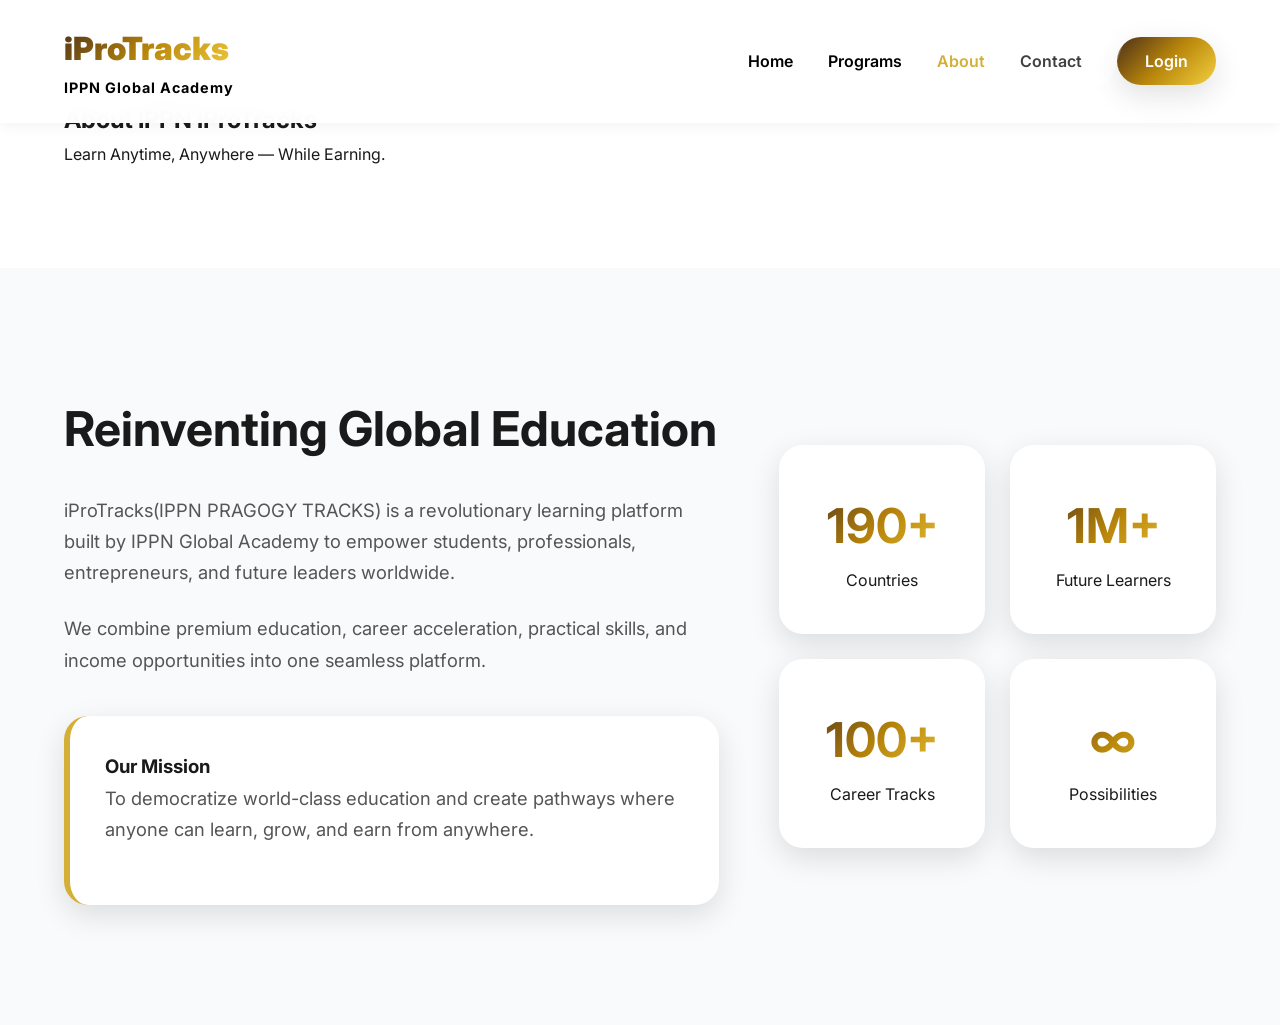
<file: about.html>
<!DOCTYPE html>
<html lang="en">
<head>
    <meta charset="UTF-8">
    <meta name="viewport" content="width=device-width, initial-scale=1.0">
    <title>About Us | IPPN iProTracks</title>
    <link rel="stylesheet" href="css/style.css">
    <link rel="stylesheet" href="https://cdnjs.cloudflare.com/ajax/libs/font-awesome/6.5.1/css/all.min.css">
</head>
<body>

    <nav class="navbar">
        <div class="container">
            <a href="index.html" class="logo">
                <span class="logo-main">iProTracks</span>
                <span class="logo-sub">IPPN Global Academy</span>
            </a>

            <ul class="nav-links">
                <li><a href="index.html">Home</a></li>
                <li><a href="programs.html">Programs</a></li>
                <li><a href="about.html" class="active">About</a></li>
                <li><a href="contact.html">Contact</a></li>
                <li><a href="login.html" class="btn-nav">Login</a></li>
            </ul>
        </div>
    </nav>

    <section class="page-hero">
        <div class="container">
            <h1>About IPPN iProTracks</h1>
            <p>Learn Anytime, Anywhere — While Earning.</p>
        </div>
    </section>

    <section class="about-section">
        <div class="container">
            <div class="about-grid">

                <div class="about-content">
                    <h2>Reinventing Global Education</h2>
                    <p>
                        iProTracks(IPPN PRAGOGY TRACKS) is a revolutionary learning platform built by
                        IPPN Global Academy to empower students, professionals,
                        entrepreneurs, and future leaders worldwide.
                    </p>

                    <p>
                        We combine premium education, career acceleration, practical
                        skills, and income opportunities into one seamless platform.
                    </p>

                    <div class="mission-box">
                        <h3>Our Mission</h3>
                        <p>
                            To democratize world-class education and create pathways
                            where anyone can learn, grow, and earn from anywhere.
                        </p>
                    </div>
                </div>

                <div class="about-stats">
                    <div class="stat-box">
                        <h3>190+</h3>
                        <p>Countries</p>
                    </div>

                    <div class="stat-box">
                        <h3>1M+</h3>
                        <p>Future Learners</p>
                    </div>

                    <div class="stat-box">
                        <h3>100+</h3>
                        <p>Career Tracks</p>
                    </div>

                    <div class="stat-box">
                        <h3>∞</h3>
                        <p>Possibilities</p>
                    </div>
                </div>

            </div>
        </div>
    </section>

</body>
</html>
</file>
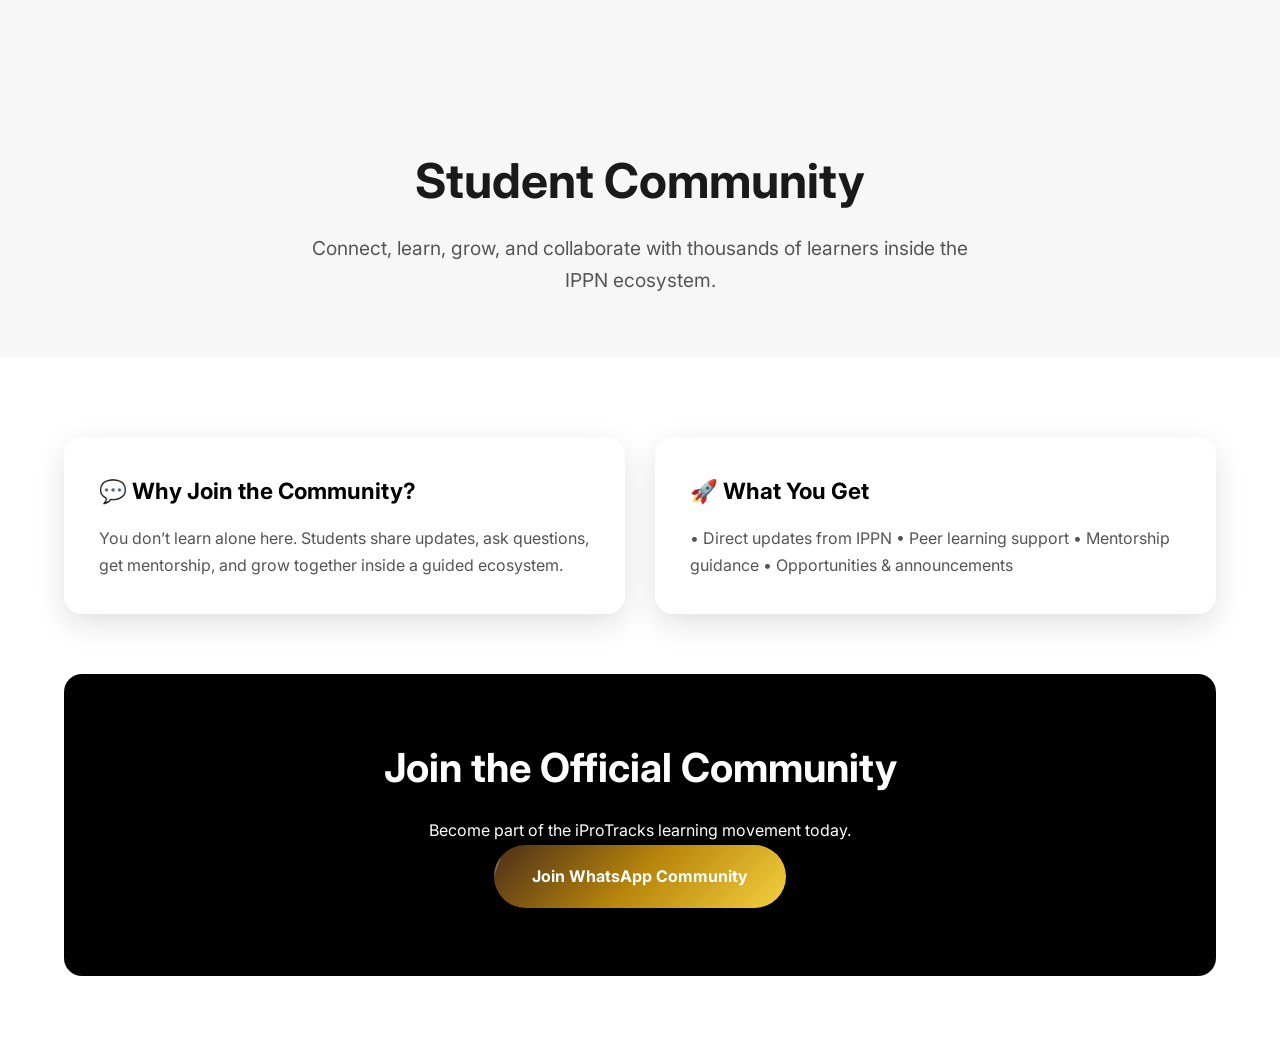
<file: community.html>
<!DOCTYPE html>
<html lang="en">
<head>
    <meta charset="UTF-8">
    <meta name="viewport" content="width=device-width, initial-scale=1.0">
    <title>Community | IPPN iProTracks</title>
    <link rel="stylesheet" href="css/style.css">
</head>
<body>

<div class="page-header">
    <h1>Student Community</h1>
    <p>Connect, learn, grow, and collaborate with thousands of learners inside the IPPN ecosystem.</p>
</div>

<section class="content-section container">

    <div class="grid-2">

        <div class="info-box">
            <h3>💬 Why Join the Community?</h3>
            <p>
                You don’t learn alone here. Students share updates, ask questions, get mentorship, and grow together inside a guided ecosystem.
            </p>
        </div>

        <div class="info-box">
            <h3>🚀 What You Get</h3>
            <p>
                • Direct updates from IPPN  
                • Peer learning support  
                • Mentorship guidance  
                • Opportunities & announcements
            </p>
        </div>

    </div>

    <div class="cta-box">
        <h2>Join the Official Community</h2>
        <p>Become part of the iProTracks learning movement today.</p>

        <a href="https://chat.whatsapp.com/H8URtF4dzNxFBZI203nctH" class="btn-primary">
            Join WhatsApp Community
        </a>
    </div>

</section>

</body>
</html>
</file>
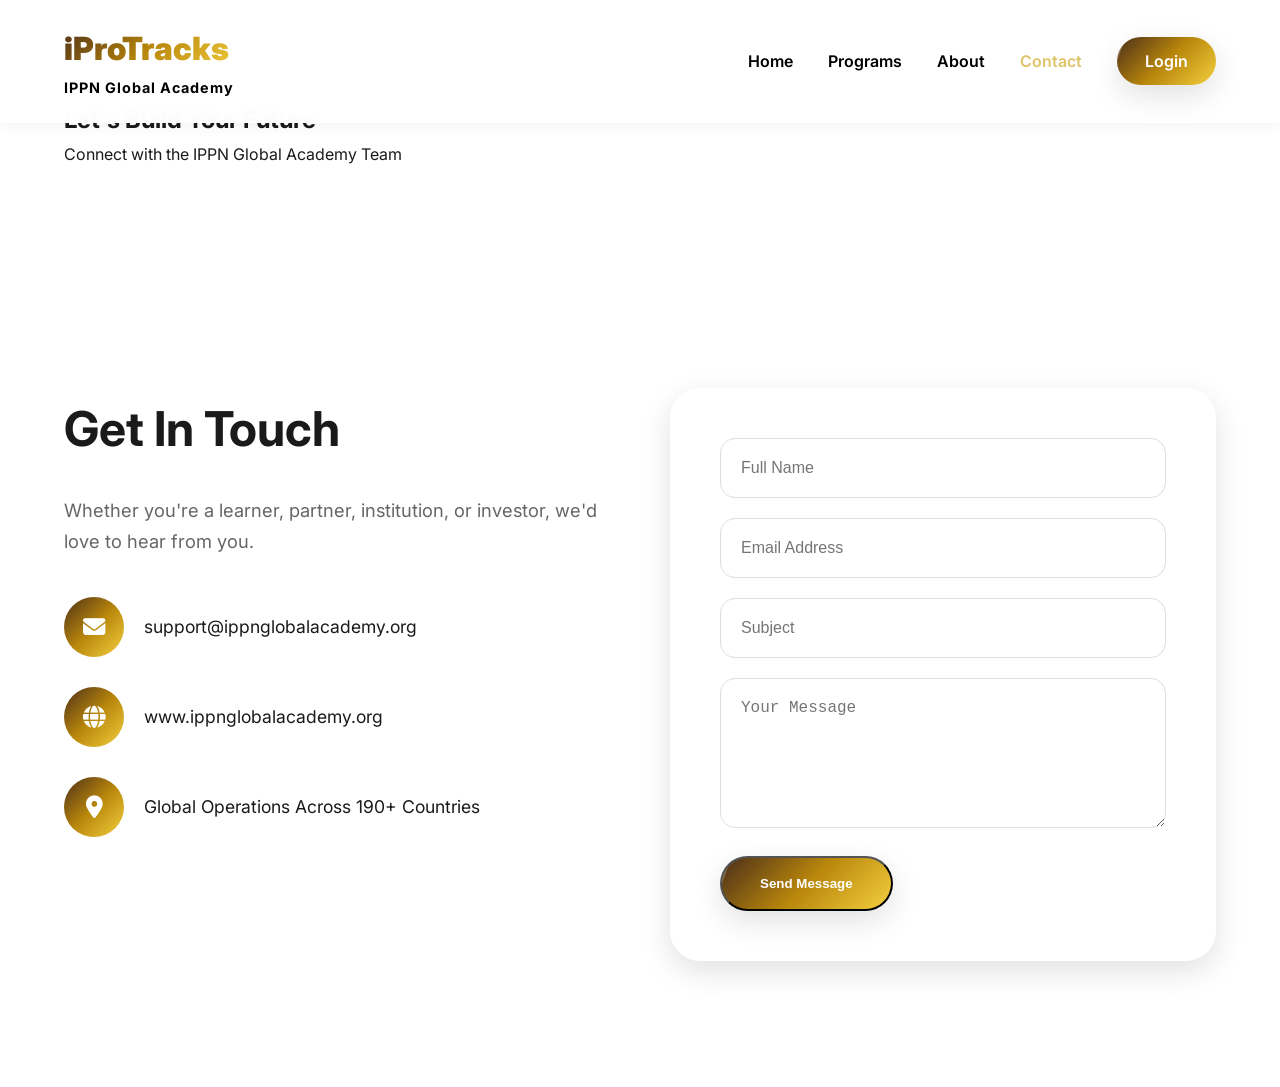
<file: contact.html>
<!DOCTYPE html>
<html lang="en">
<head>
    <meta charset="UTF-8">
    <meta name="viewport" content="width=device-width, initial-scale=1.0">
    <title>Contact Us | IPPN iProTracks</title>
    <link rel="stylesheet" href="css/style.css">
    <link rel="stylesheet" href="https://cdnjs.cloudflare.com/ajax/libs/font-awesome/6.5.1/css/all.min.css">
</head>
<body>

    <nav class="navbar">
        <div class="container">
            <a href="index.html" class="logo">
                <span class="logo-main">iProTracks</span>
                <span class="logo-sub">IPPN Global Academy</span>
            </a>

            <ul class="nav-links">
                <li><a href="index.html">Home</a></li>
                <li><a href="programs.html">Programs</a></li>
                <li><a href="about.html">About</a></li>
                <li><a href="contact.html" class="active">Contact</a></li>
                <li><a href="login.html" class="btn-nav">Login</a></li>
            </ul>
        </div>
    </nav>

    <section class="page-hero">
        <div class="container">
            <h1>Let's Build Your Future</h1>
            <p>Connect with the IPPN Global Academy Team</p>
        </div>
    </section>

    <section class="contact-section">
        <div class="container">
            <div class="contact-grid">

                <div class="contact-info">
                    <h2>Get In Touch</h2>
                    <p>
                        Whether you're a learner, partner, institution, or investor,
                        we'd love to hear from you.
                    </p>

                    <div class="contact-item">
                        <i class="fas fa-envelope"></i>
                        <span>support@ippnglobalacademy.org</span>
                    </div>

                    <div class="contact-item">
                        <i class="fas fa-globe"></i>
                        <span>www.ippnglobalacademy.org</span>
                    </div>

                    <div class="contact-item">
                        <i class="fas fa-location-dot"></i>
                        <span>Global Operations Across 190+ Countries</span>
                    </div>
                </div>

                <form class="contact-form">
                    <input type="text" placeholder="Full Name" required>
                    <input type="email" placeholder="Email Address" required>
                    <input type="text" placeholder="Subject" required>
                    <textarea rows="6" placeholder="Your Message" required></textarea>
                    <button type="submit" class="btn-primary">Send Message</button>
                </form>

            </div>
        </div>
    </section>

</body>
</html>
</file>
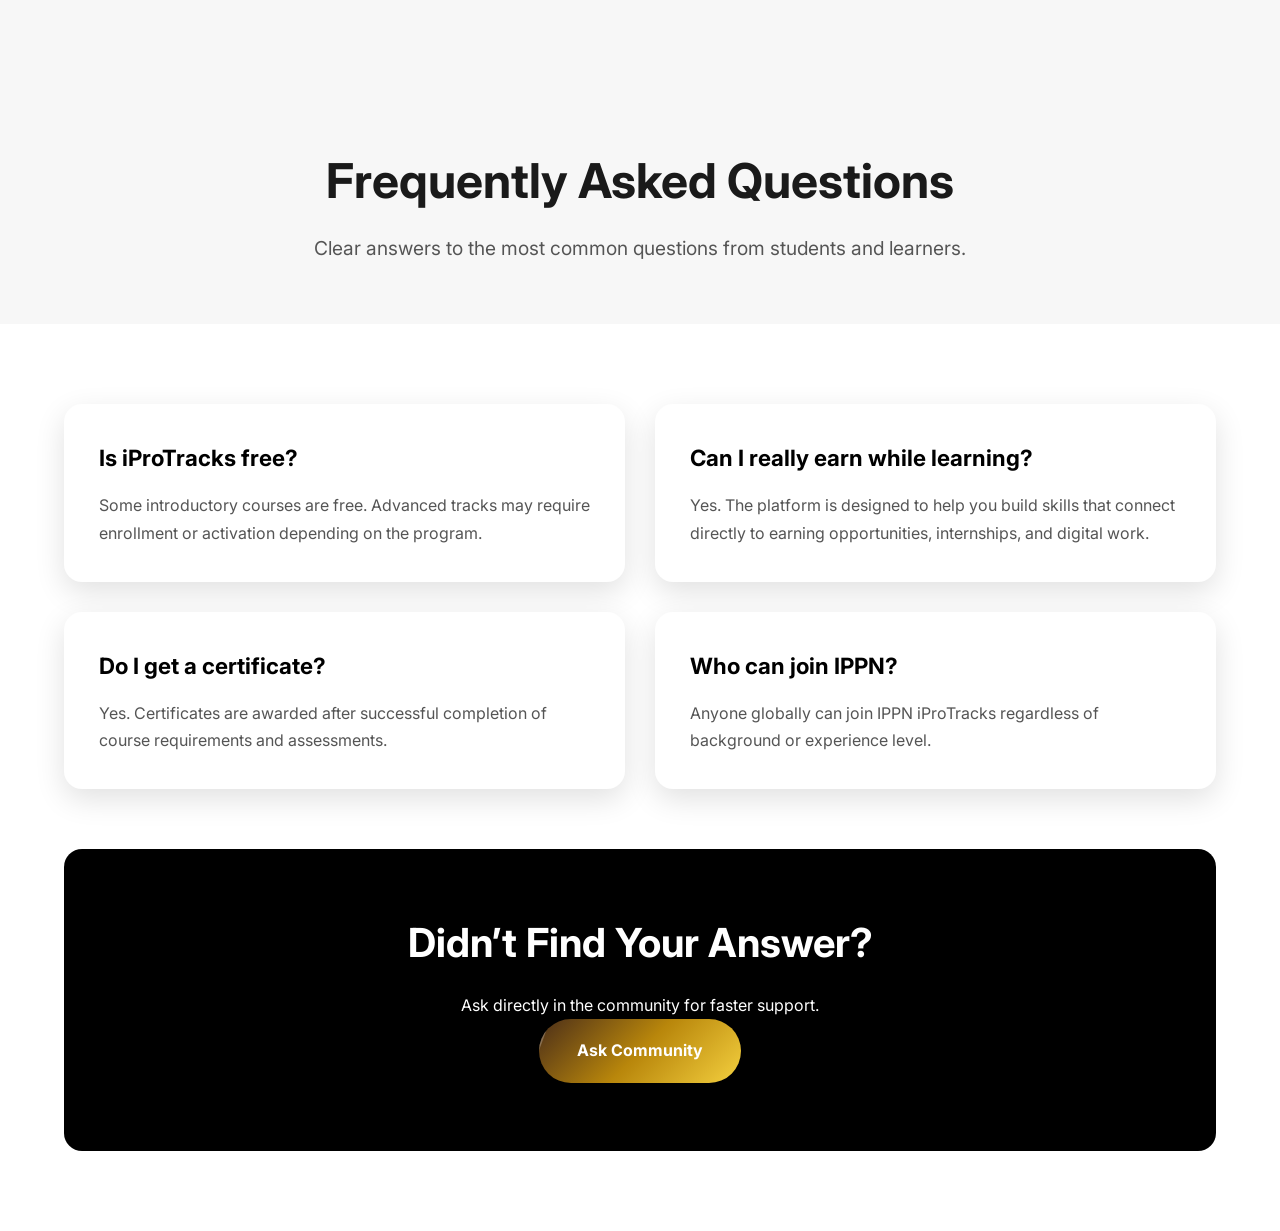
<file: faqs.html>
<!DOCTYPE html>
<html lang="en">
<head>
    <meta charset="UTF-8">
    <meta name="viewport" content="width=device-width, initial-scale=1.0">
    <title>FAQs | IPPN iProTracks</title>
    <link rel="stylesheet" href="css/style.css">
</head>
<body>

<div class="page-header">
    <h1>Frequently Asked Questions</h1>
    <p>Clear answers to the most common questions from students and learners.</p>
</div>

<section class="content-section container">

    <div class="grid-2">

        <div class="info-box">
            <h3>Is iProTracks free?</h3>
            <p>
                Some introductory courses are free. Advanced tracks may require enrollment or activation depending on the program.
            </p>
        </div>

        <div class="info-box">
            <h3>Can I really earn while learning?</h3>
            <p>
                Yes. The platform is designed to help you build skills that connect directly to earning opportunities, internships, and digital work.
            </p>
        </div>

        <div class="info-box">
            <h3>Do I get a certificate?</h3>
            <p>
                Yes. Certificates are awarded after successful completion of course requirements and assessments.
            </p>
        </div>

        <div class="info-box">
            <h3>Who can join IPPN?</h3>
            <p>
                Anyone globally can join IPPN iProTracks regardless of background or experience level.
            </p>
        </div>

    </div>

    <div class="cta-box">
        <h2>Didn’t Find Your Answer?</h2>
        <p>Ask directly in the community for faster support.</p>
        <a href="community.html" class="btn-primary">Ask Community</a>
    </div>

</section>

</body>
</html>
</file>
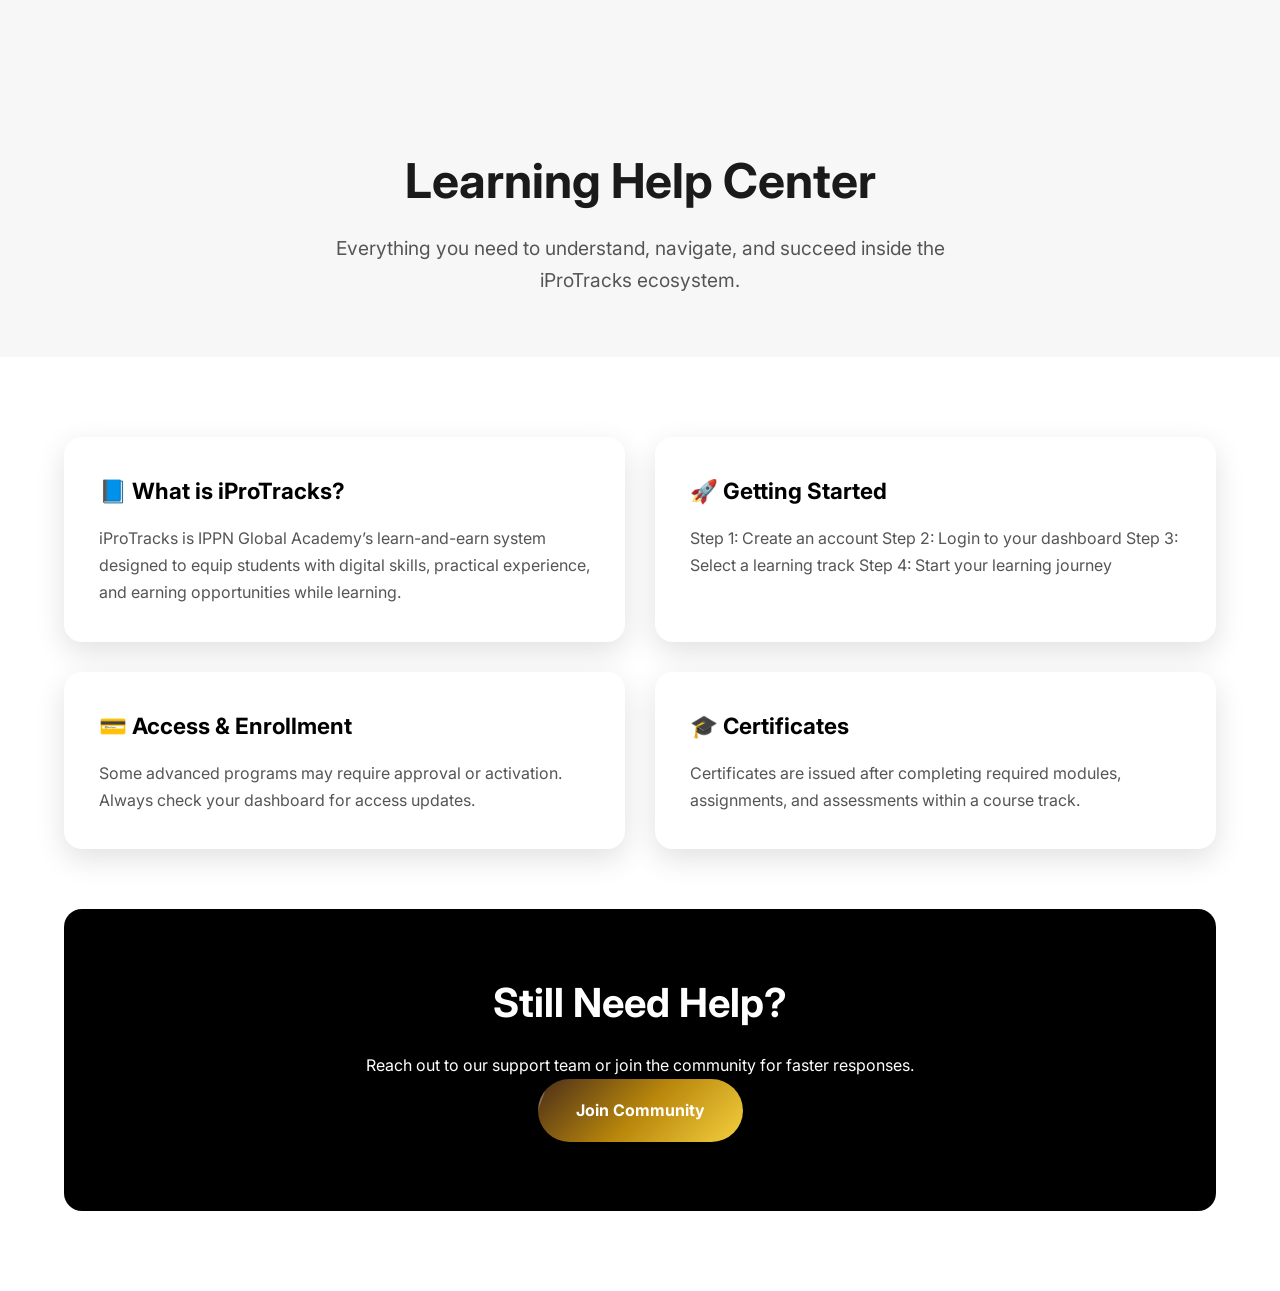
<file: help.html>
<!DOCTYPE html>
<html lang="en">
<head>
    <meta charset="UTF-8">
    <meta name="viewport" content="width=device-width, initial-scale=1.0">
    <title>Help Center | IPPN iProTracks</title>
    <link rel="stylesheet" href="css/style.css">
</head>
<body>

<!-- HEADER -->
<div class="page-header">
    <h1>Learning Help Center</h1>
    <p>Everything you need to understand, navigate, and succeed inside the iProTracks ecosystem.</p>
</div>

<!-- CONTENT -->
<section class="content-section container">

    <div class="grid-2">

        <div class="info-box">
            <h3>📘 What is iProTracks?</h3>
            <p>
                iProTracks is IPPN Global Academy’s learn-and-earn system designed to equip students with digital skills, practical experience, and earning opportunities while learning.
            </p>
        </div>

        <div class="info-box">
            <h3>🚀 Getting Started</h3>
            <p>
                Step 1: Create an account  
                Step 2: Login to your dashboard  
                Step 3: Select a learning track  
                Step 4: Start your learning journey
            </p>
        </div>

        <div class="info-box">
            <h3>💳 Access & Enrollment</h3>
            <p>
                Some advanced programs may require approval or activation. Always check your dashboard for access updates.
            </p>
        </div>

        <div class="info-box">
            <h3>🎓 Certificates</h3>
            <p>
                Certificates are issued after completing required modules, assignments, and assessments within a course track.
            </p>
        </div>

    </div>

    <div class="cta-box">
        <h2>Still Need Help?</h2>
        <p>Reach out to our support team or join the community for faster responses.</p>
        <a href="community.html" class="btn-primary">Join Community</a>
    </div>

</section>

</body>
</html>
</file>
<file: css/style.css>
/* ==========================
   IPPN iProTracks Main Styles
========================== */

@import url('https://fonts.googleapis.com/css2?family=Inter:wght@300;400;500;600;700;800;900&display=swap');

:root {
    --primary-gradient: linear-gradient(135deg, #4b2e19 0%, #b8860b 50%, #f4d03f 100%);
    --dark: #000000;
    --light: #ffffff;
    --text: #1a1a1a;
    --gray: #f7f7f7;
    --gold: #d4af37;
    --brown: #4b2e19;
    --shadow: 0 10px 30px rgba(0, 0, 0, 0.12);
    --radius: 18px;
    --transition: all 0.3s ease;
}

/* Reset */
* {
    margin: 0;
    padding: 0;
    box-sizing: border-box;
}

html {
    scroll-behavior: smooth;
}

body {
    font-family: 'Inter', sans-serif;
    color: var(--text);
    background: var(--light);
    line-height: 1.7;
}

/* Global */
.container {
    width: 90%;
    max-width: 1250px;
    margin: 0 auto;
}

a {
    text-decoration: none;
}

ul {
    list-style: none;
}

section {
    padding: 100px 0;
}

/* Navigation */
.navbar {
    position: fixed;
    top: 0;
    width: 100%;
    background: rgba(255, 255, 255, 0.97);
    backdrop-filter: blur(12px);
    z-index: 1000;
    box-shadow: 0 2px 15px rgba(0,0,0,0.06);
}

.navbar .container {
    display: flex;
    justify-content: space-between;
    align-items: center;
    padding: 22px 0;
}

.logo {
    display: flex;
    flex-direction: column;
}

.logo-main {
    font-size: 2rem;
    font-weight: 900;
    background: var(--primary-gradient);
    -webkit-background-clip: text;
    -webkit-text-fill-color: transparent;
}

.logo-sub {
    font-size: 0.9rem;
    color: var(--dark);
    font-weight: 700;
    letter-spacing: 1px;
}

.nav-links {
    display: flex;
    align-items: center;
    gap: 35px;
}

.nav-links a {
    color: var(--dark);
    font-weight: 600;
    transition: var(--transition);
}

.nav-links a:hover,
.nav-links a.active {
    color: var(--gold);
}

.btn-nav {
    background: var(--primary-gradient);
    color: white !important;
    padding: 14px 28px;
    border-radius: 50px;
    box-shadow: var(--shadow);
}

.btn-nav:hover {
    transform: translateY(-3px);
}

.menu-toggle {
    display: none;
    font-size: 1.8rem;
    cursor: pointer;
}

/* Hero */
.hero {
    min-height: 100vh;
    display: flex;
    align-items: center;
    position: relative;
    background:
        linear-gradient(rgba(0,0,0,0.72), rgba(0,0,0,0.72)),
        url('https://images.unsplash.com/photo-1522202176988-66273c2fd55f');
    background-size: cover;
    background-position: center;
    color: white;
    padding-top: 120px;
}

.hero-content {
    max-width: 800px;
}

.hero-tag {
    color: var(--gold);
    font-weight: 700;
    letter-spacing: 3px;
    margin-bottom: 20px;
}

.hero h1 {
    font-size: 4.5rem;
    line-height: 1.1;
    margin-bottom: 25px;
    font-weight: 900;
}

.hero h1 span {
    background: var(--primary-gradient);
    -webkit-background-clip: text;
    -webkit-text-fill-color: transparent;
}

.hero-description {
    font-size: 1.3rem;
    max-width: 700px;
    margin-bottom: 45px;
    opacity: 0.95;
}

/* Buttons */
.hero-buttons {
    display: flex;
    gap: 20px;
    flex-wrap: wrap;
}

.btn-primary,
.btn-secondary {
    display: inline-block;
    padding: 18px 38px;
    border-radius: 60px;
    font-weight: 700;
    transition: var(--transition);
}

.btn-primary {
    background: var(--primary-gradient);
    color: white;
    box-shadow: var(--shadow);
}

.btn-secondary {
    border: 2px solid white;
    color: white;
}

.btn-primary:hover,
.btn-secondary:hover {
    transform: translateY(-4px);
}

/* Stats */
.stats {
    background: var(--gray);
}

.stats-grid {
    display: grid;
    grid-template-columns: repeat(4, 1fr);
    gap: 30px;
}

.stat-card {
    background: white;
    padding: 45px 30px;
    text-align: center;
    border-radius: var(--radius);
    box-shadow: var(--shadow);
    transition: var(--transition);
}

.stat-card:hover {
    transform: translateY(-10px);
}

.stat-card h2 {
    font-size: 3rem;
    background: var(--primary-gradient);
    -webkit-background-clip: text;
    -webkit-text-fill-color: transparent;
    margin-bottom: 10px;
}

/* Features */
.section-header {
    text-align: center;
    margin-bottom: 70px;
}

.section-header p {
    color: var(--gold);
    font-weight: 700;
    letter-spacing: 3px;
    margin-bottom: 15px;
}

.section-header h2 {
    font-size: 3rem;
    font-weight: 800;
}

.feature-grid {
    display: grid;
    grid-template-columns: repeat(4, 1fr);
    gap: 35px;
}

.feature-card {
    background: white;
    padding: 50px 35px;
    border-radius: var(--radius);
    box-shadow: var(--shadow);
    transition: var(--transition);
}

.feature-card:hover {
    transform: translateY(-12px);
}

.feature-card i {
    font-size: 3rem;
    background: var(--primary-gradient);
    -webkit-background-clip: text;
    -webkit-text-fill-color: transparent;
    margin-bottom: 25px;
}

.feature-card h3 {
    font-size: 1.5rem;
    margin-bottom: 18px;
}

/* CTA */
.cta {
    background: var(--dark);
    color: white;
    text-align: center;
}

.cta h2 {
    font-size: 3.5rem;
    margin-bottom: 20px;
}

.cta p {
    font-size: 1.3rem;
    margin-bottom: 40px;
    max-width: 750px;
    margin-left: auto;
    margin-right: auto;
}

.footer {
    background: #080808;
    color: #aaa;
    padding: 80px 0 30px;
}

.footer-grid {
    display: grid;
    grid-template-columns: 2fr 1fr 1fr 1fr;
    gap: 50px;
    margin-bottom: 50px;
}

.footer-col h2,
.footer-col h3 {
    color: #fff;
    margin-bottom: 18px;
}

.footer-brand p {
    line-height: 1.8;
    max-width: 320px;
}

.footer ul {
    list-style: none;
    padding: 0;
}

.footer ul li {
    margin-bottom: 12px;
}

.footer ul li a {
    color: #aaa;
    text-decoration: none;
    transition: 0.3s;
}

.footer ul li a:hover {
    color: #d4af37;
}

.footer-contact p {
    margin-bottom: 10px;
}

.socials {
    margin-top: 15px;
    display: flex;
    gap: 15px;
}

.socials a {
    color: #fff;
    font-size: 1.2rem;
    transition: 0.3s;
}

.socials a:hover {
    color: #d4af37;
}

.footer-bottom {
    text-align: center;
    border-top: 1px solid #222;
    padding-top: 20px;
    font-size: 0.9rem;
}

/* Responsive */
@media (max-width: 992px) {
    .footer-grid {
        grid-template-columns: repeat(2, 1fr);
    }
}

@media (max-width: 600px) {
    .footer-grid {
        grid-template-columns: 1fr;
        text-align: center;
    }

    .footer-brand p {
        margin: 0 auto;
    }

    .socials {
        justify-content: center;
    }
}

/* Responsive */
@media (max-width: 992px) {
    .stats-grid,
    .feature-grid {
        grid-template-columns: repeat(2, 1fr);
    }

    .hero h1 {
        font-size: 3.4rem;
    }
}

@media (max-width: 768px) {
    .nav-links {
        display: none;
    }

    .menu-toggle {
        display: block;
    }

    .hero h1 {
        font-size: 2.7rem;
    }

    .hero-description {
        font-size: 1.1rem;
    }

    .stats-grid,
    .feature-grid {
        grid-template-columns: 1fr;
    }

    .section-header h2,
    .cta h2 {
        font-size: 2.3rem;
    }
}

/* Scroll Reveal Animations */
.hidden {
    opacity: 0;
    transform: translateY(50px);
    transition: all 0.8s ease;
}

.show {
    opacity: 1;
    transform: translateY(0);
}

/* Mobile Navigation */
@media (max-width: 768px) {
    .nav-links.active {
        display: flex;
        flex-direction: column;
        position: absolute;
        top: 100%;
        right: 5%;
        width: 320px;
        background: white;
        padding: 30px;
        border-radius: 20px;
        box-shadow: 0 20px 50px rgba(0,0,0,0.2);
        gap: 25px;
        animation: fadeDown 0.4s ease;
    }

    @keyframes fadeDown {
        from {
            opacity: 0;
            transform: translateY(-20px);
        }
        to {
            opacity: 1;
            transform: translateY(0);
        }
    }
}

/* DASHBOARD */
.dashboard-body {
    display: flex;
    background: #f7f8fc;
    font-family: 'Poppins', sans-serif;
}

.sidebar {
    width: 280px;
    min-height: 100vh;
    background: linear-gradient(180deg, #0f0f0f, #8b6b2d);
    color: white;
    padding: 30px;
    position: fixed;
}

.sidebar-brand h2 {
    font-size: 2rem;
    margin-bottom: 5px;
}

.sidebar-brand span {
    color: #d4af37;
    font-size: 0.9rem;
}

.sidebar-menu {
    list-style: none;
    margin-top: 50px;
}

.sidebar-menu li {
    margin-bottom: 15px;
}

.sidebar-menu a {
    display: block;
    color: white;
    text-decoration: none;
    padding: 15px 20px;
    border-radius: 12px;
    transition: 0.3s;
}

.sidebar-menu li.active a,
.sidebar-menu a:hover {
    background: rgba(255,255,255,0.12);
}

.dashboard-main {
    margin-left: 280px;
    padding: 40px;
    width: calc(100% - 280px);
}

.dashboard-header h1 {
    font-size: 2.5rem;
    margin-bottom: 10px;
}

.dashboard-header p {
    color: #666;
}

.dashboard-stats {
    display: grid;
    grid-template-columns: repeat(auto-fit, minmax(230px, 1fr));
    gap: 25px;
    margin: 40px 0;
}

.dash-card {
    background: white;
    padding: 35px;
    border-radius: 24px;
    box-shadow: 0 10px 30px rgba(0,0,0,0.08);
    transition: 0.3s;
}

.dash-card:hover {
    transform: translateY(-8px);
}

.dash-card i {
    font-size: 2rem;
    color: #b8860b;
    margin-bottom: 20px;
}

.dash-card h3 {
    font-size: 2.4rem;
    margin-bottom: 10px;
}

.dashboard-section {
    margin-top: 50px;
}

.section-title h2 {
    margin-bottom: 25px;
    font-size: 2rem;
}

.course-grid {
    display: grid;
    grid-template-columns: repeat(auto-fit, minmax(320px, 1fr));
    gap: 30px;
}

.course-card {
    background: white;
    padding: 30px;
    border-radius: 24px;
    box-shadow: 0 10px 25px rgba(0,0,0,0.08);
}

.progress-bar {
    width: 100%;
    height: 12px;
    background: #eee;
    border-radius: 50px;
    margin: 20px 0;
    overflow: hidden;
}

.progress-fill {
    height: 100%;
    background: linear-gradient(90deg, #b8860b, #ffd700);
    border-radius: 50px;
}

.activity-feed {
    background: white;
    padding: 30px;
    border-radius: 24px;
    box-shadow: 0 10px 25px rgba(0,0,0,0.08);
}

.activity-item {
    padding: 20px 0;
    border-bottom: 1px solid #eee;
}

.activity-item:last-child {
    border-bottom: none;
}

.activity-item i {
    color: #b8860b;
    margin-right: 15px;
}

/* LEARNING PAGE */
.learning-body {
    display: flex;
    background: #f7f8fc;
    font-family: 'Poppins', sans-serif;
}

.learning-sidebar {
    width: 340px;
    min-height: 100vh;
    background: #111;
    color: white;
    padding: 35px;
    position: fixed;
    overflow-y: auto;
}

.learning-brand h2 {
    font-size: 2rem;
    margin-bottom: 4px;
}

.learning-brand span {
    color: #d4af37;
}

.course-meta {
    margin: 40px 0;
}

.course-meta h3 {
    margin-bottom: 10px;
    line-height: 1.4;
}

.course-meta p {
    color: #bbb;
}

.lesson-list {
    list-style: none;
}

.lesson-list li {
    padding: 18px 20px;
    margin-bottom: 12px;
    border-radius: 14px;
    cursor: pointer;
    transition: 0.3s;
}

.lesson-list li:hover,
.lesson-list li.active {
    background: rgba(212, 175, 55, 0.15);
}

.lesson-list i {
    margin-right: 12px;
    color: #d4af37;
}

.learning-main {
    margin-left: 340px;
    width: calc(100% - 340px);
    padding: 50px;
}

.learning-header {
    display: flex;
    justify-content: space-between;
    align-items: center;
    margin-bottom: 35px;
}

.learning-header h1 {
    font-size: 2.5rem;
    margin-bottom: 8px;
}

.learning-header p {
    color: #666;
}

.video-wrapper {
    border-radius: 24px;
    overflow: hidden;
    box-shadow: 0 20px 50px rgba(0,0,0,0.15);
    margin-bottom: 40px;
}

.video-wrapper iframe {
    width: 100%;
    height: 650px;
}

.lesson-content,
.lesson-resources {
    background: white;
    padding: 40px;
    border-radius: 24px;
    margin-bottom: 35px;
    box-shadow: 0 10px 30px rgba(0,0,0,0.08);
}

.lesson-content h2,
.lesson-resources h2 {
    margin-bottom: 25px;
}

.lesson-content h3 {
    margin: 30px 0 20px;
}

.lesson-content p {
    margin-bottom: 20px;
    line-height: 1.8;
    color: #444;
}

.lesson-content ul {
    margin-bottom: 30px;
    padding-left: 25px;
}

.lesson-content li {
    margin-bottom: 12px;
}

.resource-card {
    display: flex;
    justify-content: space-between;
    align-items: center;
    padding: 22px;
    border: 1px solid #eee;
    border-radius: 18px;
    margin-bottom: 20px;
}

.resource-card i {
    color: #b8860b;
    font-size: 1.5rem;
    margin-right: 15px;
}

.resource-card span {
    flex: 1;
    margin-left: 15px;
}

.resource-card a {
    color: #b8860b;
    text-decoration: none;
    font-weight: 600;
}

/* AUTHENTICATION */
.auth-body {
    margin: 0;
    font-family: 'Poppins', sans-serif;
    background: #f7f8fc;
}

.auth-container {
    display: grid;
    grid-template-columns: 1fr 1fr;
    min-height: 100vh;
}

.auth-left {
    position: relative;
    background:
        linear-gradient(rgba(0,0,0,0.45), rgba(0,0,0,0.65)),
        url('https://images.unsplash.com/photo-1522202176988-66273c2fd55f');
    background-size: cover;
    background-position: center;
    color: white;
    display: flex;
    align-items: center;
    justify-content: center;
    padding: 60px;
}

.auth-content {
    max-width: 520px;
    z-index: 2;
}

.auth-content h1 {
    font-size: 4rem;
    margin-bottom: 20px;
}

.auth-content p {
    font-size: 1.25rem;
    line-height: 1.8;
}

.auth-right {
    display: flex;
    align-items: center;
    justify-content: center;
    padding: 50px;
    background: white;
}

.auth-form-wrapper {
    width: 100%;
    max-width: 450px;
}

.auth-brand h2 {
    font-size: 2.8rem;
    margin-bottom: 5px;
}

.auth-brand span {
    color: #b8860b;
    font-weight: 600;
}

.auth-form-wrapper h3 {
    margin: 40px 0 30px;
    font-size: 2rem;
}

.input-group {
    position: relative;
    margin-bottom: 25px;
}

.input-group i {
    position: absolute;
    top: 18px;
    left: 18px;
    color: #999;
}

.input-group input {
    width: 100%;
    padding: 18px 18px 18px 50px;
    border: 1px solid #ddd;
    border-radius: 14px;
    font-size: 1rem;
    outline: none;
    transition: 0.3s;
    box-sizing: border-box;
}

.input-group input:focus {
    border-color: #b8860b;
}

.auth-btn {
    width: 100%;
    margin-top: 10px;
}

.auth-footer {
    margin-top: 30px;
    text-align: center;
}

.auth-footer a {
    color: #b8860b;
    text-decoration: none;
    font-weight: 600;
}
.signup-left {
    background:
        linear-gradient(rgba(0,0,0,0.45), rgba(0,0,0,0.65)),
        url('https://images.unsplash.com/photo-1516321318423-f06f85e504b3');
    background-size: cover;
    background-position: center;
}

/* ABOUT PAGE */
.about-section {
    padding: 120px 0;
    background: #f9fafc;
}

.about-grid {
    display: grid;
    grid-template-columns: 1.2fr 0.8fr;
    gap: 60px;
    align-items: center;
}

.about-content h2 {
    font-size: 3rem;
    margin-bottom: 25px;
}

.about-content p {
    margin-bottom: 25px;
    font-size: 1.15rem;
    color: #555;
}

.mission-box {
    margin-top: 40px;
    padding: 35px;
    background: white;
    border-radius: 24px;
    box-shadow: var(--shadow);
    border-left: 6px solid var(--gold);
}

.about-stats {
    display: grid;
    grid-template-columns: repeat(2, 1fr);
    gap: 25px;
}

.stat-box {
    background: white;
    padding: 40px 30px;
    text-align: center;
    border-radius: 24px;
    box-shadow: var(--shadow);
    transition: var(--transition);
}

.stat-box:hover {
    transform: translateY(-10px);
}

.stat-box h3 {
    font-size: 3rem;
    background: var(--primary-gradient);
    -webkit-background-clip: text;
    -webkit-text-fill-color: transparent;
}

/* CONTACT PAGE */
.contact-section {
    padding: 120px 0;
    background: #ffffff;
}

.contact-grid {
    display: grid;
    grid-template-columns: 1fr 1fr;
    gap: 60px;
    align-items: start;
}

.contact-info h2 {
    font-size: 3rem;
    margin-bottom: 25px;
}

.contact-info p {
    font-size: 1.15rem;
    margin-bottom: 40px;
    color: #666;
}

.contact-item {
    display: flex;
    align-items: center;
    gap: 20px;
    margin-bottom: 30px;
    font-size: 1.1rem;
}

.contact-item i {
    width: 60px;
    height: 60px;
    display: grid;
    place-items: center;
    border-radius: 50%;
    background: var(--primary-gradient);
    color: white;
    font-size: 1.4rem;
}

.contact-form {
    background: white;
    padding: 50px;
    border-radius: 30px;
    box-shadow: var(--shadow);
}

.contact-form input,
.contact-form textarea {
    width: 100%;
    padding: 20px;
    margin-bottom: 20px;
    border: 1px solid #ddd;
    border-radius: 15px;
    font-size: 1rem;
    outline: none;
}

.contact-form input:focus,
.contact-form textarea:focus {
    border-color: var(--gold);
}

/* RESPONSIVE */
@media (max-width: 992px) {
    .about-grid,
    .contact-grid {
        grid-template-columns: 1fr;
    }
}

/* ==========================
   IPPN PREMIUM UI UPGRADE PACK
   (ADD TO BOTTOM ONLY)
========================== */

/* HERO TYPEWRITER POLISH */
.typed-cursor {
    color: #d4af37;
    font-weight: 700;
    animation: blink 0.8s infinite;
}

@keyframes blink {
    0%, 100% { opacity: 1; }
    50% { opacity: 0; }
}

/* HERO TEXT LUXURY GLOW */
.hero h1 span {
    text-shadow: 0 0 25px rgba(212, 175, 55, 0.35);
}

/* SCROLL REVEAL SMOOTHER */
.hidden {
    opacity: 0;
    transform: translateY(60px);
    transition: all 1s cubic-bezier(0.2, 0.8, 0.2, 1);
}

.show {
    opacity: 1;
    transform: translateY(0);
}

/* PREMIUM CARD HOVER GLOW */
.stat-card,
.feature-card,
.dash-card,
.course-card {
    position: relative;
    overflow: hidden;
}

.stat-card::before,
.feature-card::before,
.dash-card::before,
.course-card::before {
    content: "";
    position: absolute;
    top: -50%;
    left: -50%;
    width: 200%;
    height: 200%;
    background: radial-gradient(
        circle,
        rgba(212, 175, 55, 0.12),
        transparent 60%
    );
    transform: scale(0);
    transition: 0.5s;
}

.stat-card:hover::before,
.feature-card:hover::before,
.dash-card:hover::before,
.course-card:hover::before {
    transform: scale(1);
}

/* LUXURY BUTTON ANIMATION */
.btn-primary,
.btn-secondary,
.btn-nav {
    position: relative;
    overflow: hidden;
}

.btn-primary::after,
.btn-nav::after {
    content: "";
    position: absolute;
    top: 0;
    left: -100%;
    width: 100%;
    height: 100%;
    background: rgba(255,255,255,0.25);
    transform: skewX(-20deg);
    transition: 0.5s;
}

.btn-primary:hover::after,
.btn-nav:hover::after {
    left: 120%;
}

/* HERO FLOATING LIGHT EFFECT */
.hero::after {
    content: "";
    position: absolute;
    width: 600px;
    height: 600px;
    background: radial-gradient(circle, rgba(212,175,55,0.25), transparent 60%);
    top: -200px;
    right: -200px;
    filter: blur(80px);
    animation: floatGlow 6s ease-in-out infinite;
}

@keyframes floatGlow {
    0%, 100% { transform: translateY(0px); }
    50% { transform: translateY(30px); }
}

/* SECTION FADE-IN DEPTH */
section {
    position: relative;
}

/* PREMIUM TEXT GRADIENT FIX */
.hero h1,
.section-header h2 {
    letter-spacing: -1px;
}

/* NAVBAR UPGRADE FEEL */
.navbar {
    transition: all 0.4s ease;
}

/* MOBILE MENU SMOOTHER */
.nav-links.active {
    animation: menuPop 0.35s ease forwards;
}

@keyframes menuPop {
    from {
        opacity: 0;
        transform: translateY(-20px) scale(0.95);
    }
    to {
        opacity: 1;
        transform: translateY(0) scale(1);
    }
}

/* COUNTER LUXURY STYLE */
.counter {
    transition: all 0.3s ease;
    display: inline-block;
}

/* HERO BUTTON LIFT ENHANCEMENT */
.btn-primary:hover,
.btn-secondary:hover {
    transform: translateY(-6px) scale(1.03);
    box-shadow: 0 18px 50px rgba(212, 175, 55, 0.35);
}

/* GLASS EFFECT FOR MODERN FEEL */
.glass {
    background: rgba(255, 255, 255, 0.75);
    backdrop-filter: blur(18px);
    border: 1px solid rgba(212, 175, 55, 0.15);
}

.page-header {
    text-align: center;
    padding: 140px 20px 60px;
    background: var(--gray);
}

.page-header h1 {
    font-size: 3rem;
    margin-bottom: 10px;
}

.page-header p {
    font-size: 1.2rem;
    color: #555;
    max-width: 700px;
    margin: 0 auto;
}

.content-section {
    padding: 80px 0;
}

.grid-2 {
    display: grid;
    grid-template-columns: repeat(2, 1fr);
    gap: 30px;
}

.grid-3 {
    display: grid;
    grid-template-columns: repeat(3, 1fr);
    gap: 30px;
}

.info-box {
    background: white;
    padding: 35px;
    border-radius: var(--radius);
    box-shadow: var(--shadow);
    transition: var(--transition);
}

.info-box:hover {
    transform: translateY(-8px);
}

.info-box h3 {
    margin-bottom: 15px;
    font-size: 1.4rem;
    color: var(--dark);
}

.info-box p {
    color: #555;
    line-height: 1.7;
}

.cta-box {
    text-align: center;
    background: var(--dark);
    color: white;
    padding: 60px 30px;
    border-radius: var(--radius);
    margin-top: 60px;
}

.cta-box h2 {
    font-size: 2.5rem;
    margin-bottom: 15px;
}

.payment-box {
    margin-top: 25px;
    padding: 18px;
    border-radius: 14px;
    background: #fff8e1;
    border: 1px solid #f1d27a;
}

.payment-box h3 {
    margin-bottom: 10px;
    color: #b8860b;
}

.bank-details p {
    margin: 5px 0;
    font-weight: 600;
}

.note {
    margin-top: 10px;
    font-size: 0.9rem;
    color: #555;
}


.stats-grid {
    display: grid;
    grid-template-columns: repeat(auto-fit, minmax(220px, 1fr));
    gap: 25px;
    margin: 30px 0;
}

.stat-card {
    text-align: center;
}

.stat-card i {
    font-size: 2.5rem;
    margin-bottom: 15px;
    color: #c8a45d;
}

.admin-profile {
    font-weight: 700;
    color: #333;
}

.table-wrapper {
    overflow-x: auto;
}

.admin-table {
    width: 100%;
    border-collapse: collapse;
    margin-top: 20px;
    background: #fff;
    border-radius: 15px;
    overflow: hidden;
}

.admin-table th,
.admin-table td {
    padding: 16px;
    text-align: left;
    border-bottom: 1px solid #eee;
}

.admin-table th {
    background: #111;
    color: #fff;
}

.btn-success {
    background: #28a745;
    color: white;
    border: none;
    padding: 10px 18px;
    border-radius: 8px;
    cursor: pointer;
}
</file>
